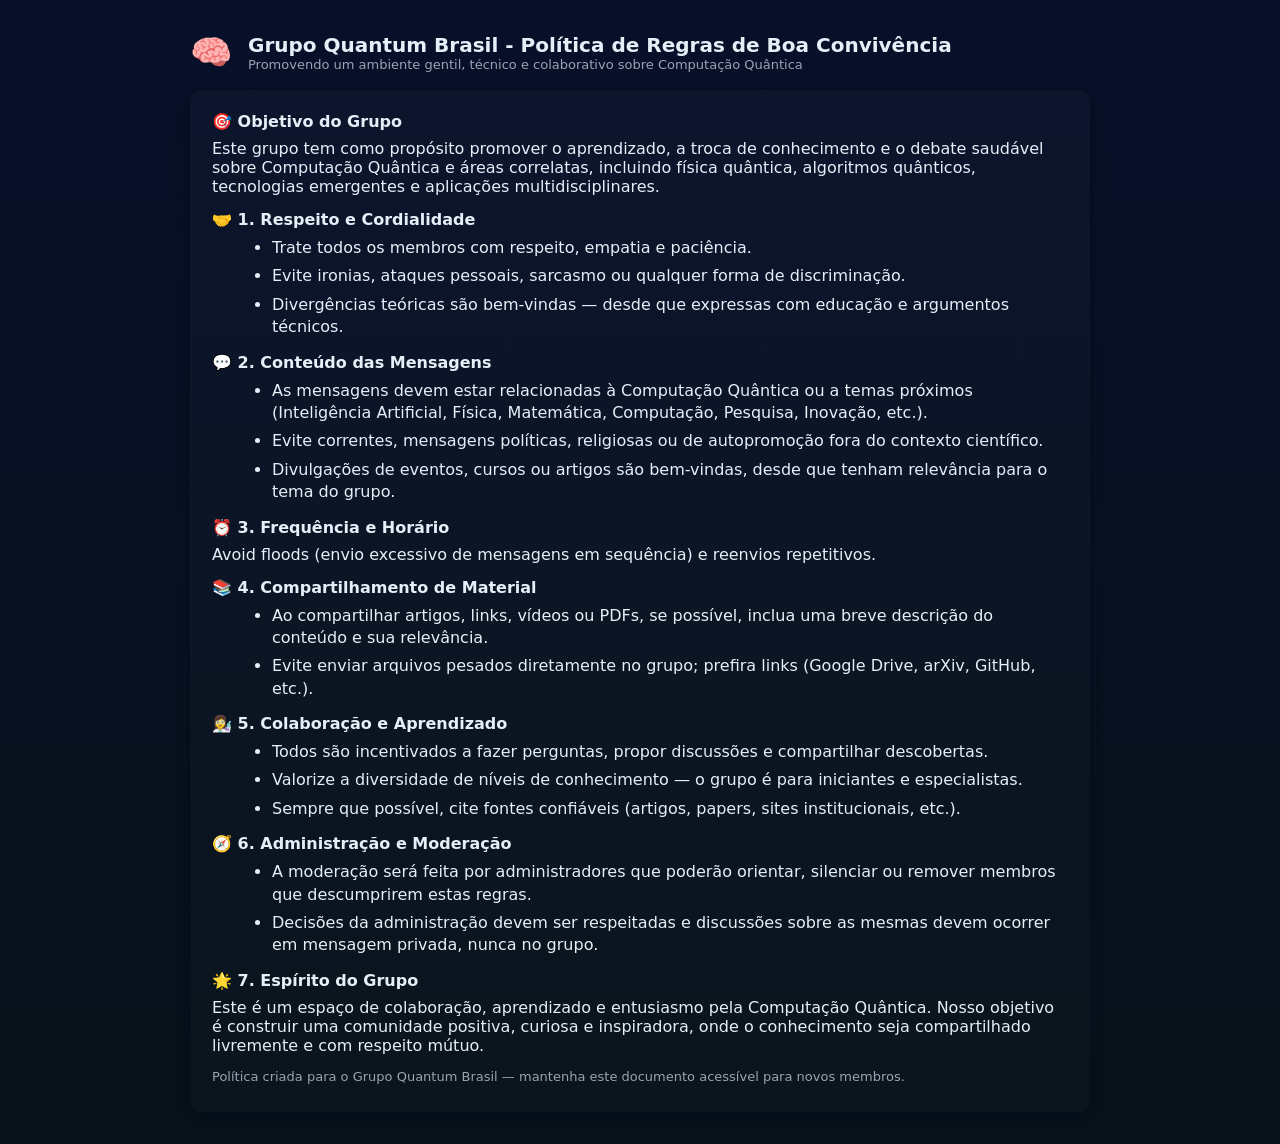
<file: Politica de convivencia.html>
<!doctype html>
<html lang="pt-BR">
<head>
  <meta charset="utf-8">
  <meta name="viewport" content="width=device-width,initial-scale=1">
  <title>Grupo Quantum Brasil — Política de Regras de Boa Convivência</title>
  <style>
    :root{--bg:#0f1724;--card:#0b1220;--accent:#7c3aed;--muted:#9aa4b2;--text:#e6eef8}
    *{box-sizing:border-box}
    body{font-family:Inter, system-ui, -apple-system, "Segoe UI", Roboto, "Helvetica Neue", Arial; background:linear-gradient(180deg,#071029 0%, #08121a 100%); color:var(--text); margin:0; padding:32px}
    .container{max-width:900px;margin:0 auto}
    header{display:flex;gap:16px;align-items:center;margin-bottom:18px}
    .logo{font-size:34px}
    h1{font-size:20px;margin:0}
    .subtitle{color:var(--muted);font-size:13px}
    .card{background:linear-gradient(180deg, rgba(255,255,255,0.02), rgba(255,255,255,0.01)); padding:22px;border-radius:12px;box-shadow:0 6px 18px rgba(2,6,23,0.6)}
    section{margin-bottom:14px}
    h2{font-size:16px;margin:0 0 8px 0}
    p{margin:6px 0}
    ul{margin:8px 0 12px 20px}
    li{margin:6px 0;line-height:1.4}
    .emoji{margin-right:8px}
    footer{color:var(--muted);font-size:13px;margin-top:12px}
    @media (max-width:520px){body{padding:18px}.card{padding:16px}}
  </style>
</head>
<body>
  <div class="container">
    <header>
      <div class="logo">🧠</div>
      <div>
        <h1>Grupo Quantum Brasil - Política de Regras de Boa Convivência</h1>
        <div class="subtitle">Promovendo um ambiente gentil, técnico e colaborativo sobre Computação Quântica</div>
      </div>
    </header>

    <main class="card">
      <section>
        <h2>🎯 Objetivo do Grupo</h2>
        <p>Este grupo tem como propósito promover o aprendizado, a troca de conhecimento e o debate saudável sobre Computação Quântica e áreas correlatas, incluindo física quântica, algoritmos quânticos, tecnologias emergentes e aplicações multidisciplinares.</p>
      </section>

      <section>
        <h2>🤝 1. Respeito e Cordialidade</h2>
        <ul>
          <li>Trate todos os membros com respeito, empatia e paciência.</li>
          <li>Evite ironias, ataques pessoais, sarcasmo ou qualquer forma de discriminação.</li>
          <li>Divergências teóricas são bem-vindas — desde que expressas com educação e argumentos técnicos.</li>
        </ul>
      </section>

      <section>
        <h2>💬 2. Conteúdo das Mensagens</h2>
        <ul>
          <li>As mensagens devem estar relacionadas à Computação Quântica ou a temas próximos (Inteligência Artificial, Física, Matemática, Computação, Pesquisa, Inovação, etc.).</li>
          <li>Evite correntes, mensagens políticas, religiosas ou de autopromoção fora do contexto científico.</li>
          <li>Divulgações de eventos, cursos ou artigos são bem-vindas, desde que tenham relevância para o tema do grupo.</li>
        </ul>
      </section>

      <section>
        <h2>⏰ 3. Frequência e Horário</h2>
        <p>Avoid floods (envio excessivo de mensagens em sequência) e reenvios repetitivos.</p>
      </section>

      <section>
        <h2>📚 4. Compartilhamento de Material</h2>
        <ul>
          <li>Ao compartilhar artigos, links, vídeos ou PDFs, se possível, inclua uma breve descrição do conteúdo e sua relevância.</li>
          <li>Evite enviar arquivos pesados diretamente no grupo; prefira links (Google Drive, arXiv, GitHub, etc.).</li>
        </ul>
      </section>

      <section>
        <h2>👩‍🔬 5. Colaboração e Aprendizado</h2>
        <ul>
          <li>Todos são incentivados a fazer perguntas, propor discussões e compartilhar descobertas.</li>
          <li>Valorize a diversidade de níveis de conhecimento — o grupo é para iniciantes e especialistas.</li>
          <li>Sempre que possível, cite fontes confiáveis (artigos, papers, sites institucionais, etc.).</li>
        </ul>
      </section>

      <section>
        <h2>🧭 6. Administração e Moderação</h2>
        <ul>
          <li>A moderação será feita por administradores que poderão orientar, silenciar ou remover membros que descumprirem estas regras.</li>
          <li>Decisões da administração devem ser respeitadas e discussões sobre as mesmas devem ocorrer em mensagem privada, nunca no grupo.</li>
        </ul>
      </section>

      <section>
        <h2>🌟 7. Espírito do Grupo</h2>
        <p>Este é um espaço de colaboração, aprendizado e entusiasmo pela Computação Quântica. Nosso objetivo é construir uma comunidade positiva, curiosa e inspiradora, onde o conhecimento seja compartilhado livremente e com respeito mútuo.</p>
      </section>

      <footer>
        <p>Política criada para o Grupo Quantum Brasil — mantenha este documento acessível para novos membros.</p>
      </footer>
    </main>
  </div>
</body>
</html>
</file>
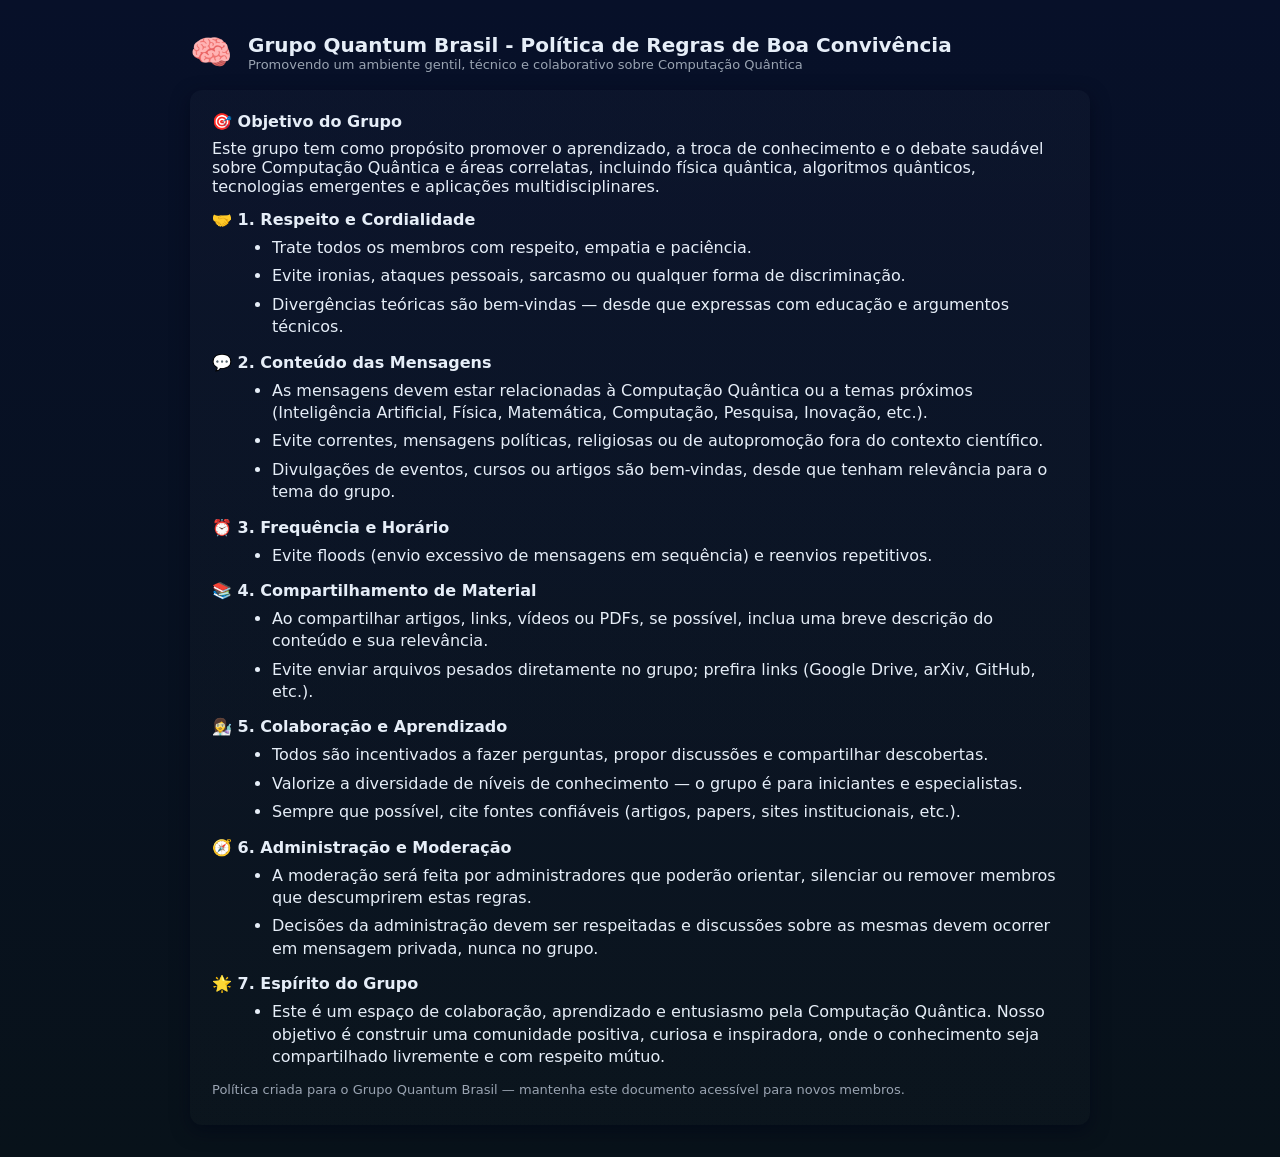
<file: Politicaconvivencia.html>
<!doctype html>
<html lang="pt-BR">
<head>
  <meta charset="utf-8">
  <meta name="viewport" content="width=device-width,initial-scale=1">
  <title>Grupo Quantum Brasil — Política de Regras de Boa Convivência</title>
  <style>
    :root{--bg:#0f1724;--card:#0b1220;--accent:#7c3aed;--muted:#9aa4b2;--text:#e6eef8}
    *{box-sizing:border-box}
    body{font-family:Inter, system-ui, -apple-system, "Segoe UI", Roboto, "Helvetica Neue", Arial; background:linear-gradient(180deg,#071029 0%, #08121a 100%); color:var(--text); margin:0; padding:32px}
    .container{max-width:900px;margin:0 auto}
    header{display:flex;gap:16px;align-items:center;margin-bottom:18px}
    .logo{font-size:34px}
    h1{font-size:20px;margin:0}
    .subtitle{color:var(--muted);font-size:13px}
    .card{background:linear-gradient(180deg, rgba(255,255,255,0.02), rgba(255,255,255,0.01)); padding:22px;border-radius:12px;box-shadow:0 6px 18px rgba(2,6,23,0.6)}
    section{margin-bottom:14px}
    h2{font-size:16px;margin:0 0 8px 0}
    p{margin:6px 0}
    ul{margin:8px 0 12px 20px}
    li{margin:6px 0;line-height:1.4}
    .emoji{margin-right:8px}
    footer{color:var(--muted);font-size:13px;margin-top:12px}
    @media (max-width:520px){body{padding:18px}.card{padding:16px}}
  </style>
</head>
<body>
  <div class="container">
    <header>
      <div class="logo">🧠</div>
      <div>
        <h1>Grupo Quantum Brasil - Política de Regras de Boa Convivência</h1>
        <div class="subtitle">Promovendo um ambiente gentil, técnico e colaborativo sobre Computação Quântica</div>
      </div>
    </header>

    <main class="card">
      <section>
        <h2>🎯 Objetivo do Grupo</h2>
        <p>Este grupo tem como propósito promover o aprendizado, a troca de conhecimento e o debate saudável sobre Computação Quântica e áreas correlatas, incluindo física quântica, algoritmos quânticos, tecnologias emergentes e aplicações multidisciplinares.</p>
      </section>

      <section>
        <h2>🤝 1. Respeito e Cordialidade</h2>
        <ul>
          <li>Trate todos os membros com respeito, empatia e paciência.</li>
          <li>Evite ironias, ataques pessoais, sarcasmo ou qualquer forma de discriminação.</li>
          <li>Divergências teóricas são bem-vindas — desde que expressas com educação e argumentos técnicos.</li>
        </ul>
      </section>

      <section>
        <h2>💬 2. Conteúdo das Mensagens</h2>
        <ul>
          <li>As mensagens devem estar relacionadas à Computação Quântica ou a temas próximos (Inteligência Artificial, Física, Matemática, Computação, Pesquisa, Inovação, etc.).</li>
          <li>Evite correntes, mensagens políticas, religiosas ou de autopromoção fora do contexto científico.</li>
          <li>Divulgações de eventos, cursos ou artigos são bem-vindas, desde que tenham relevância para o tema do grupo.</li>
        </ul>
      </section>

      <section>
        <h2>⏰ 3. Frequência e Horário</h2>
        <ul>
          <li>
            <p>Evite floods (envio excessivo de mensagens em sequência) e reenvios repetitivos.</p>
          </li>
        </ul>
      </section>

      <section>
        <h2>📚 4. Compartilhamento de Material</h2>
        <ul>
          <li>Ao compartilhar artigos, links, vídeos ou PDFs, se possível, inclua uma breve descrição do conteúdo e sua relevância.</li>
          <li>Evite enviar arquivos pesados diretamente no grupo; prefira links (Google Drive, arXiv, GitHub, etc.).</li>
        </ul>
      </section>

      <section>
        <h2>👩‍🔬 5. Colaboração e Aprendizado</h2>
        <ul>
          <li>Todos são incentivados a fazer perguntas, propor discussões e compartilhar descobertas.</li>
          <li>Valorize a diversidade de níveis de conhecimento — o grupo é para iniciantes e especialistas.</li>
          <li>Sempre que possível, cite fontes confiáveis (artigos, papers, sites institucionais, etc.).</li>
        </ul>
      </section>

      <section>
        <h2>🧭 6. Administração e Moderação</h2>
        <ul>
          <li>A moderação será feita por administradores que poderão orientar, silenciar ou remover membros que descumprirem estas regras.</li>
          <li>Decisões da administração devem ser respeitadas e discussões sobre as mesmas devem ocorrer em mensagem privada, nunca no grupo.</li>
        </ul>
      </section>

      <section>
        <h2>🌟 7. Espírito do Grupo</h2>
        <ul>
          <li>
            <p>Este é um espaço de colaboração, aprendizado e entusiasmo pela Computação Quântica. Nosso objetivo é construir uma comunidade positiva, curiosa e inspiradora, onde o conhecimento seja compartilhado livremente e com respeito mútuo.</p>
          </li>
        </ul>
      </section>
      <footer>
        <p>Política criada para o Grupo Quantum Brasil — mantenha este documento acessível para novos membros.</p>
      </footer>
    </main>
  </div>
</body>
</html>
</file>
